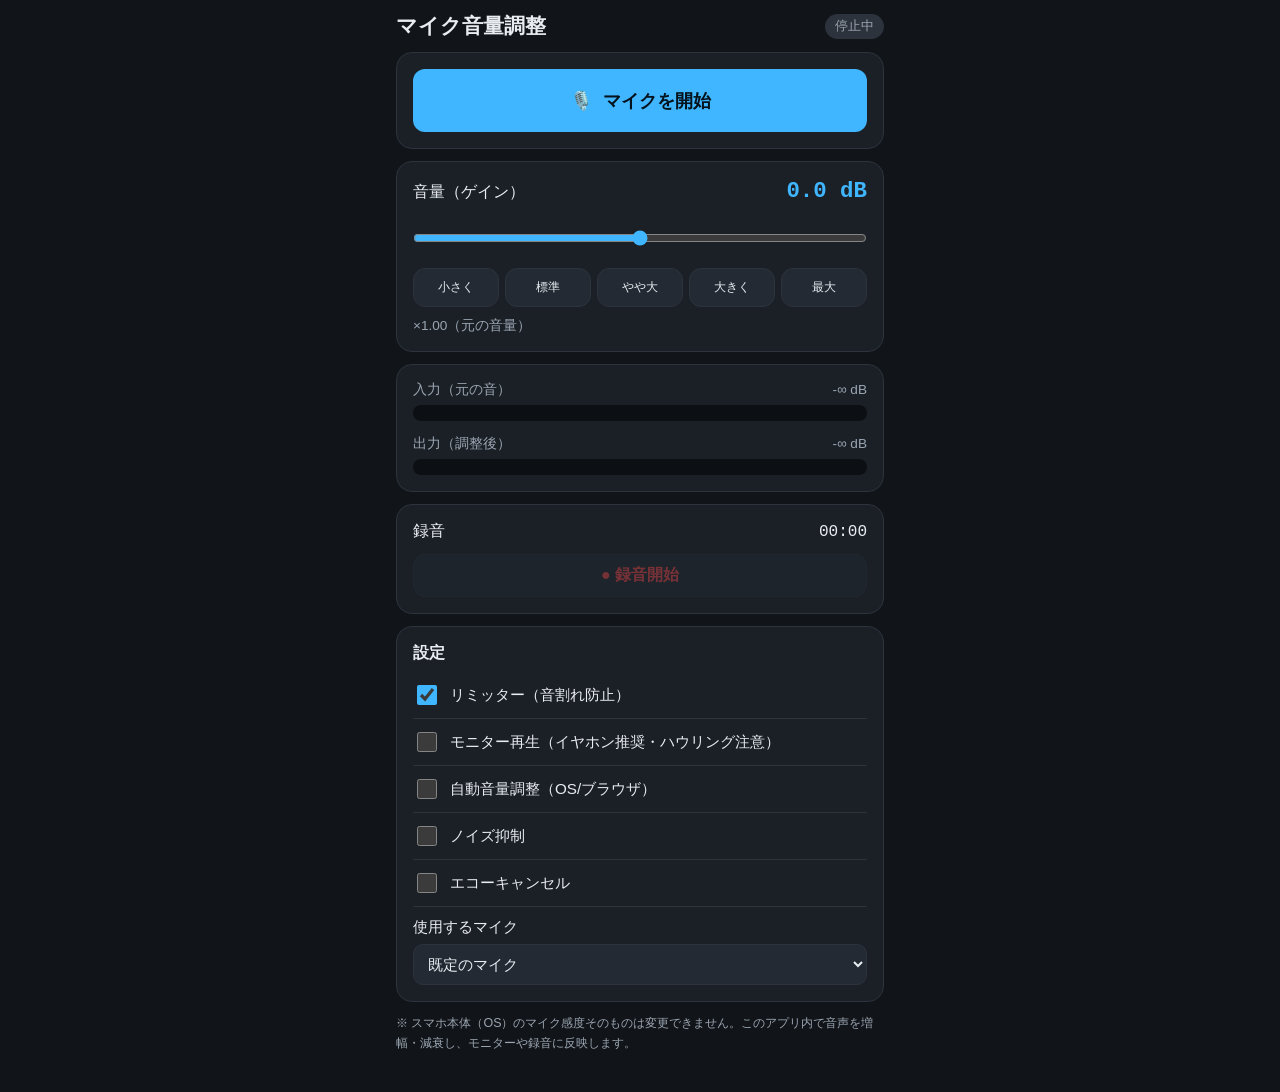
<file: index.html>
<!doctype html>
<html lang="ja">
<head>
  <meta charset="utf-8">
  <meta name="viewport" content="width=device-width, initial-scale=1, viewport-fit=cover">
  <meta name="theme-color" content="#111418">
  <meta name="apple-mobile-web-app-capable" content="yes">
  <meta name="apple-mobile-web-app-status-bar-style" content="black-translucent">
  <meta name="apple-mobile-web-app-title" content="マイク音量">
  <title>マイク音量調整</title>
  <link rel="manifest" href="manifest.webmanifest">
  <link rel="icon" href="icons/icon.svg" type="image/svg+xml">
  <link rel="apple-touch-icon" href="icons/apple-touch-icon.png">
  <link rel="stylesheet" href="style.css">
</head>
<body>
  <main class="app">
    <header class="top">
      <h1>マイク音量調整</h1>
      <span id="status" class="status">停止中</span>
    </header>

    <section class="card">
      <button id="powerBtn" class="power" type="button" aria-pressed="false">
        <span class="power-icon" aria-hidden="true">🎙️</span>
        <span id="powerLabel">マイクを開始</span>
      </button>
      <p id="error" class="error" role="alert" hidden></p>
    </section>

    <section class="card">
      <div class="row">
        <label for="gain">音量（ゲイン）</label>
        <output id="gainOut" for="gain">0.0 dB</output>
      </div>
      <input id="gain" type="range" min="-24" max="24" step="0.5" value="0">
      <div class="presets">
        <button type="button" data-gain="-12">小さく</button>
        <button type="button" data-gain="0">標準</button>
        <button type="button" data-gain="6">やや大</button>
        <button type="button" data-gain="12">大きく</button>
        <button type="button" data-gain="20">最大</button>
      </div>
      <p class="hint" id="gainHint">×1.00（元の音量）</p>
    </section>

    <section class="card">
      <div class="meter-block">
        <div class="row small"><span>入力（元の音）</span><span id="inDb">-∞ dB</span></div>
        <div class="meter"><div id="inBar" class="bar"></div><div id="inPeak" class="peak"></div></div>
      </div>
      <div class="meter-block">
        <div class="row small">
          <span>出力（調整後）<span id="clip" class="clip" hidden>CLIP</span></span>
          <span id="outDb">-∞ dB</span>
        </div>
        <div class="meter"><div id="outBar" class="bar"></div><div id="outPeak" class="peak"></div></div>
      </div>
    </section>

    <section class="card">
      <div class="row">
        <span>録音</span>
        <span id="recTime" class="mono">00:00</span>
      </div>
      <button id="recBtn" class="rec" type="button" disabled>● 録音開始</button>
      <div id="recResult" class="rec-result" hidden>
        <audio id="player" controls></audio>
        <a id="download" class="download" download>ファイルを保存</a>
      </div>
    </section>

    <section class="card">
      <h2>設定</h2>
      <label class="switch">
        <input id="limiter" type="checkbox" checked>
        <span>リミッター（音割れ防止）</span>
      </label>
      <label class="switch">
        <input id="monitor" type="checkbox">
        <span>モニター再生（イヤホン推奨・ハウリング注意）</span>
      </label>
      <label class="switch">
        <input id="agc" type="checkbox">
        <span>自動音量調整（OS/ブラウザ）</span>
      </label>
      <label class="switch">
        <input id="ns" type="checkbox">
        <span>ノイズ抑制</span>
      </label>
      <label class="switch">
        <input id="ec" type="checkbox">
        <span>エコーキャンセル</span>
      </label>
      <div class="field">
        <label for="device">使用するマイク</label>
        <select id="device"><option value="">既定のマイク</option></select>
      </div>
    </section>

    <footer class="foot">
      <p>※ スマホ本体（OS）のマイク感度そのものは変更できません。このアプリ内で音声を増幅・減衰し、モニターや録音に反映します。</p>
    </footer>
  </main>
  <script src="app.js"></script>
</body>
</html>
</file>
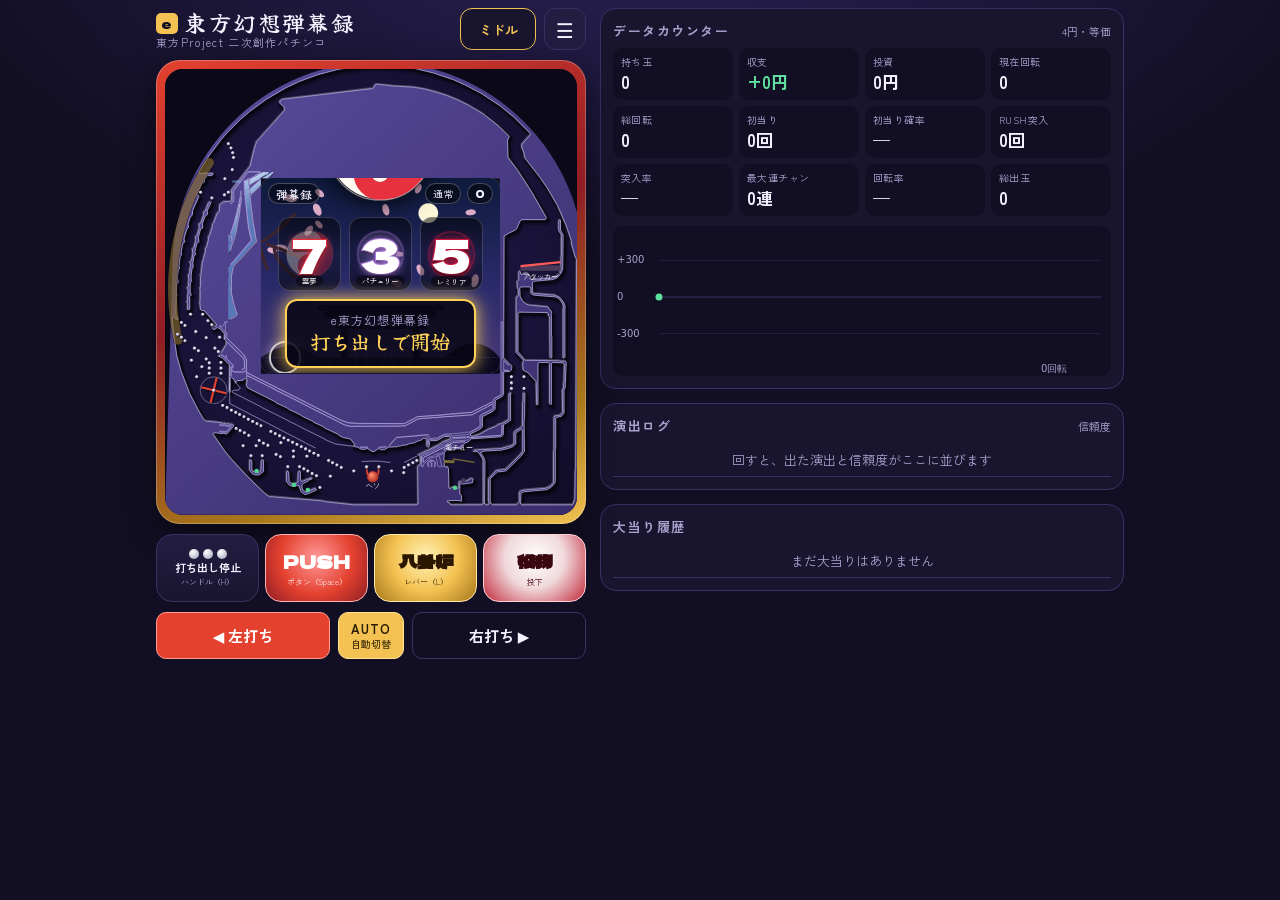
<file: app/index.html>
<!doctype html>
<html lang="ja">
<head>
  <meta charset="utf-8">
  <meta name="viewport" content="width=device-width, initial-scale=1, viewport-fit=cover">
  <meta name="theme-color" content="#120f24">
  <meta name="apple-mobile-web-app-capable" content="yes">
  <meta name="apple-mobile-web-app-status-bar-style" content="black-translucent">
  <title>幻想弾幕録</title>
  <link rel="manifest" href="manifest.json">
  <link rel="icon" href="icon.svg" type="image/svg+xml">
  <link rel="apple-touch-icon" href="icon-192.png">
  <link rel="preconnect" href="https://fonts.googleapis.com">
  <link rel="preconnect" href="https://fonts.gstatic.com" crossorigin>
  <link rel="stylesheet" href="https://fonts.googleapis.com/css2?family=Dela+Gothic+One&family=Yuji+Syuku&family=Zen+Kaku+Gothic+New:wght@400;700&display=swap">
  <link rel="stylesheet" href="style.css">
</head>
<body>
  <div id="app">
    <div class="machine">
      <header class="bar">
        <div class="brand"><span class="e">e</span>東方幻想弾幕録<small>東方Project 二次創作パチンコ</small></div>
        <button id="specBtn" class="spec-btn" type="button" aria-label="スペック切り替え">ミドル</button>
        <button id="menuBtn" class="icon-btn" type="button" aria-label="メニュー（カスタム・設定）">☰</button>
      </header>

      <div class="cabinet">
        <div class="machine-board">
          <canvas id="board" class="board" aria-label="盤面"></canvas>
          <div id="stage" class="stage" aria-label="液晶"></div>
          <div class="shot-hint" id="shotHint" hidden></div>
          <div class="toast" id="toast" role="status" hidden></div>
        </div>
      </div>

      <div class="controls">
        <button id="handleBtn" class="ctl handle" type="button" aria-pressed="false">
          <span class="glyph"><i class="ball"></i><i class="ball"></i><i class="ball"></i></span>
          <span class="lbl">打ち出し停止</span>
          <small>ハンドル（H）</small>
        </button>
        <button id="pushBtn" class="ctl push" type="button">
          <span class="glyph">PUSH</span>
          <small>ボタン（Space）</small>
        </button>
        <button id="leverBtn" class="ctl lever" type="button">
          <span class="glyph">八卦炉</span>
          <small>レバー（L）</small>
        </button>
        <button id="dropBtn" class="ctl drop" type="button" hidden>
          <span class="glyph">役物</span>
          <small>投下</small>
        </button>
        <button id="rushEndBtn" class="ctl rush-end" type="button" hidden>
          <span class="glyph">RUSH</span>
          <small>強制終了</small>
        </button>
      </div>

      <div class="stroke seg" id="shotSeg" role="group" aria-label="打ち方">
        <button type="button" id="leftShot" aria-pressed="true">◀ 左打ち</button>
        <button type="button" id="autoShotBtn" class="auto-shot" aria-pressed="true" aria-label="左打ち・右打ちを自動で切り替え">AUTO<small>自動切替</small></button>
        <button type="button" id="rightShot" aria-pressed="false">右打ち ▶</button>
      </div>
    </div>

    <div class="side">
      <section class="panel" aria-labelledby="counterTitle">
        <h2 id="counterTitle">データカウンター <small>4円・等価</small></h2>
        <div class="counter">
          <div><span>持ち玉</span><b id="cBalls">0</b></div>
          <div><span>収支</span><b id="cBalance">0円</b></div>
          <div><span>投資</span><b id="cInvest">0円</b></div>
          <div><span>現在回転</span><b id="cNow">0</b></div>
          <div><span>総回転</span><b id="cTotal">0</b></div>
          <div><span>初当り</span><b id="cHits">0回</b></div>
          <div><span>初当り確率</span><b id="cProb">—</b></div>
          <div><span>RUSH突入</span><b id="cRush">0回</b></div>
          <div><span>突入率</span><b id="cRushRate">—</b></div>
          <div><span>最大連チャン</span><b id="cMax">0連</b></div>
          <div><span>回転率</span><b id="cRate">—</b></div>
          <div><span>総出玉</span><b id="cOut">0</b></div>
        </div>
        <canvas id="graph" class="graph" aria-label="差玉グラフ"></canvas>
      </section>

      <section class="panel" id="logPanel" aria-labelledby="logTitle">
        <h2 id="logTitle">演出ログ <small>信頼度</small></h2>
        <ul class="list" id="log"></ul>
      </section>

      <section class="panel" aria-labelledby="historyTitle">
        <h2 id="historyTitle">大当り履歴</h2>
        <ul class="list" id="history"></ul>
      </section>
    </div>
  </div>

  <div class="scrim" id="menu" hidden>
    <div class="sheet" role="dialog" aria-modal="true" aria-labelledby="menuTitle">
      <div class="sheet-head">
        <h2 id="menuTitle">メニュー</h2>
        <button id="menuClose" type="button" class="icon-btn" aria-label="閉じる">✕</button>
      </div>
      <div class="tabs" id="menuTabs" role="tablist">
        <button type="button" role="tab" data-tab="custom">カスタム</button>
        <button type="button" role="tab" data-tab="settings">設定</button>
        <button type="button" role="tab" data-tab="sound">サウンド</button>
        <button type="button" role="tab" data-tab="art">素材</button>
        <button type="button" role="tab" data-tab="spec">スペック</button>
        <button type="button" role="tab" data-tab="data">データ</button>
        <button type="button" role="tab" data-tab="dev">開発者</button>
      </div>
      <div id="menuBody"></div>
    </div>
  </div>

  <div class="scrim" id="confirm" hidden>
    <div class="confirm" role="alertdialog" aria-modal="true" aria-labelledby="confirmText">
      <p id="confirmText">持ち玉・投資・履歴・グラフを消して最初からにします。よろしいですか？</p>
      <div class="row">
        <button type="button" id="confirmNo">やめる</button>
        <button type="button" id="confirmYes" class="btn-primary">リセット</button>
      </div>
    </div>
  </div>

  <script src="data.js"></script>
  <script src="engine.js"></script>
  <script src="sound.js"></script>
  <script src="assets.js"></script>
  <script src="cloud.js"></script>
  <script src="board.js"></script>
  <script src="stage.js"></script>
  <script src="app.js"></script>
</body>
</html>
</file>
<file: style.css>
:root {
  --bg: #111418;
  --card: #1b2027;
  --line: #2c333d;
  --text: #e9edf2;
  --muted: #9aa5b1;
  --accent: #3fb6ff;
  --ok: #3ddc84;
  --warn: #ffc53d;
  --danger: #ff4d4f;
  color-scheme: dark;
}

* { box-sizing: border-box; }
[hidden] { display: none !important; }

html, body {
  margin: 0;
  background: var(--bg);
  color: var(--text);
  font-family: -apple-system, BlinkMacSystemFont, "Hiragino Sans", "Noto Sans JP", "Segoe UI", sans-serif;
  -webkit-text-size-adjust: 100%;
  -webkit-tap-highlight-color: transparent;
}

.app {
  max-width: 520px;
  margin: 0 auto;
  padding: calc(12px + env(safe-area-inset-top)) 16px calc(24px + env(safe-area-inset-bottom));
}

.top {
  display: flex;
  align-items: center;
  justify-content: space-between;
  margin-bottom: 12px;
}

h1 { font-size: 1.3rem; margin: 0; white-space: nowrap; }
h2 { font-size: 1rem; margin: 0 0 8px; }

.status {
  font-size: 0.8rem;
  padding: 4px 10px;
  border-radius: 999px;
  background: var(--line);
  color: var(--muted);
  flex: none;
}
.status.is-on { background: rgba(61, 220, 132, 0.15); color: var(--ok); }
.status.is-rec { background: rgba(255, 77, 79, 0.18); color: var(--danger); }

.card {
  background: var(--card);
  border: 1px solid var(--line);
  border-radius: 16px;
  padding: 16px;
  margin-bottom: 12px;
}

.row {
  display: flex;
  align-items: baseline;
  justify-content: space-between;
  gap: 8px;
}
.row.small { font-size: 0.85rem; color: var(--muted); margin-bottom: 6px; }

output, .mono { font-variant-numeric: tabular-nums; font-family: ui-monospace, Menlo, monospace; }
output { font-size: 1.4rem; font-weight: 600; color: var(--accent); }

button {
  font: inherit;
  color: inherit;
  border: 1px solid var(--line);
  background: #232a33;
  border-radius: 12px;
  padding: 10px 12px;
  cursor: pointer;
  touch-action: manipulation;
}
button:disabled { opacity: 0.4; cursor: default; }

.power {
  width: 100%;
  font-size: 1.15rem;
  font-weight: 600;
  padding: 18px;
  display: flex;
  align-items: center;
  justify-content: center;
  gap: 10px;
  background: var(--accent);
  border-color: transparent;
  color: #04121c;
}
.power[aria-pressed="true"] { background: #2b323c; color: var(--text); border-color: var(--line); }

.error { color: var(--danger); font-size: 0.9rem; margin: 10px 0 0; line-height: 1.5; }

input[type="range"] {
  width: 100%;
  margin: 18px 0 14px;
  accent-color: var(--accent);
  height: 32px;
}

.presets { display: grid; grid-template-columns: repeat(5, 1fr); gap: 6px; }
.presets button { padding: 10px 2px; font-size: 0.78rem; }

.hint { color: var(--muted); font-size: 0.85rem; margin: 10px 0 0; }

.meter-block + .meter-block { margin-top: 14px; }
.meter {
  position: relative;
  height: 16px;
  border-radius: 8px;
  background: #0c0f13;
  overflow: hidden;
}
.bar {
  position: absolute;
  inset: 0;
  background: linear-gradient(90deg, var(--ok) 0%, var(--ok) 70%, var(--warn) 85%, var(--danger) 100%);
  clip-path: inset(0 100% 0 0);
}
.peak {
  position: absolute;
  top: 0;
  bottom: 0;
  width: 2px;
  left: 0;
  background: var(--text);
  opacity: 0;
}
.clip {
  margin-left: 6px;
  padding: 1px 6px;
  border-radius: 4px;
  background: var(--danger);
  color: #fff;
  font-size: 0.7rem;
  font-weight: 700;
}

.rec {
  width: 100%;
  margin-top: 12px;
  font-weight: 600;
  color: var(--danger);
}
.rec.active { background: var(--danger); color: #fff; border-color: transparent; }

.rec-result { margin-top: 12px; display: grid; gap: 10px; }
.rec-result audio { width: 100%; }
.download {
  display: block;
  text-align: center;
  padding: 10px;
  border-radius: 12px;
  border: 1px solid var(--accent);
  color: var(--accent);
  text-decoration: none;
}

.switch {
  display: flex;
  align-items: center;
  gap: 10px;
  padding: 10px 0;
  border-top: 1px solid var(--line);
  font-size: 0.95rem;
}
.switch:first-of-type { border-top: 0; }
.switch input { width: 20px; height: 20px; accent-color: var(--accent); flex: none; }

.field { display: grid; gap: 6px; padding-top: 10px; border-top: 1px solid var(--line); font-size: 0.95rem; }
select {
  font: inherit;
  color: var(--text);
  background: #232a33;
  border: 1px solid var(--line);
  border-radius: 10px;
  padding: 10px;
}

.foot { color: var(--muted); font-size: 0.78rem; line-height: 1.6; }
</file>
<file: app/style.css>
/* 幻想郷の夜をまとった筐体。左に台、右（スマホでは下）にデータカウンター。 */
:root {
  --night: #120f24;
  --night-2: #1c1738;
  --panel: #19152f;
  --panel-2: #231d42;
  --line: #3a3163;
  --ink: #f5f1ff;
  --muted: #a99fcb;
  --shu: #e4412f;
  --shu-deep: #8f1d24;
  --gold: #f3c252;
  --gold-deep: #a8781c;
  --sakura: #f7a8c8;
  --ice: #7fd6f6;
  --plus: #5fe0a0;
  --minus: #ff5d6c;

  --c-white: #ffffff;
  --c-blue: #59a9ff;
  --c-green: #4fd88f;
  --c-purple: #bb80ff;
  --c-red: #ff3b52;
  --c-gold: #ffd257;

  --font-display: "Yuji Syuku", "Hiragino Mincho ProN", "Yu Mincho", serif;
  --font-ui: "Zen Kaku Gothic New", "Hiragino Sans", "Noto Sans JP", system-ui, sans-serif;
  --font-num: "Dela Gothic One", "Zen Kaku Gothic New", "Hiragino Sans", sans-serif;

  color-scheme: dark;
}

* { box-sizing: border-box; }
[hidden] { display: none !important; }

html, body { height: 100%; }

body {
  margin: 0;
  background:
    radial-gradient(1200px 600px at 50% -10%, #2b2156 0%, transparent 60%),
    var(--night);
  color: var(--ink);
  font-family: var(--font-ui);
  font-size: 14px;
  -webkit-tap-highlight-color: transparent;
}

button, select, input { font: inherit; color: inherit; }

button {
  cursor: pointer;
  border: 1px solid var(--line);
  background: var(--panel-2);
  border-radius: 10px;
  padding: 8px 12px;
  touch-action: manipulation;
}
button:focus-visible, select:focus-visible, input:focus-visible { outline: 2px solid var(--gold); outline-offset: 2px; }

#app {
  max-width: 1000px;
  margin: 0 auto;
  padding-inline: 16px;
  padding-block: 8px 32px;
  display: grid;
  grid-template-columns: minmax(0, 1fr);
  gap: 14px;
}

@media (min-width: 900px) {
  #app { grid-template-columns: minmax(0, 470px) minmax(0, 1fr); align-items: start; }
  .machine { position: sticky; top: calc(env(safe-area-inset-top, 0px) + 8px); }
}

.machine { display: grid; gap: 10px; min-width: 0; }
.side { display: grid; gap: 14px; min-width: 0; }

/* ---------- ヘッダー ---------- */

.bar { display: flex; align-items: center; justify-content: space-between; gap: 8px; }
.brand { font-family: var(--font-display); font-size: 23px; letter-spacing: 0.06em; line-height: 1.1; }
.brand .e {
  font-family: var(--font-num);
  font-size: 13px;
  color: var(--night);
  background: var(--gold);
  border-radius: 5px;
  padding: 1px 5px;
  margin-right: 6px;
  vertical-align: 3px;
}
.brand small { display: block; font-family: var(--font-ui); font-size: 11px; letter-spacing: 0.12em; color: var(--muted); }
.icon-btn { width: 42px; height: 42px; padding: 0; font-size: 20px; border-radius: 12px; }

/* ---------- 筐体とステージ ---------- */

.cabinet {
  border-radius: 24px;
  padding: 9px;
  background:
    linear-gradient(160deg, var(--shu) 0%, var(--shu-deep) 45%, var(--gold-deep) 80%, var(--gold) 100%);
  box-shadow: 0 10px 30px rgba(0, 0, 0, 0.5), inset 0 0 0 1px rgba(255, 255, 255, 0.25);
}

.stage {
  position: relative;
  aspect-ratio: 3 / 4;
  max-width: 100%;
  border-radius: 16px;
  overflow: hidden;
  isolation: isolate;
  background: var(--night-2);
  box-shadow: inset 0 0 0 2px rgba(243, 194, 82, 0.6);
  user-select: none;
  -webkit-user-select: none;
}
.stage > * { position: absolute; }

/* 背景 */
.bg { inset: 0; z-index: 0; transition: opacity 0.6s; }
.bg svg { position: absolute; inset: auto 0 0 0; width: 100%; height: auto; }
.bg.shrine { background: radial-gradient(circle at 70% 18%, #fdf6d8 0 4%, transparent 4.5%), linear-gradient(#0e1a3c 0%, #2a2a6a 55%, #4b3a7a 100%); }
.bg.koumakan { background: radial-gradient(circle at 72% 20%, #ff6a6a 0 9%, #c4142c 9.5% 11%, transparent 11.5%), linear-gradient(#2a0610 0%, #6b0d1f 55%, #a3203a 100%); }
.bg.meikai { background: radial-gradient(circle at 30% 22%, #fff 0 5%, transparent 5.5%), linear-gradient(#3a2d5c 0%, #7d6aa8 55%, #e6b3d6 100%); }
.bg.rush { background: conic-gradient(from 0deg at 50% 45%, #3b0b4f, #0d2d5c, #0b4a4a, #4a3b0b, #4f0b2a, #3b0b4f); animation: spinbg 14s linear infinite; }
.bg.bonus { background: radial-gradient(circle at 50% 40%, #fff3c4 0%, #f3c252 25%, #a8521c 60%, #2a0d10 100%); }
@keyframes spinbg { to { filter: hue-rotate(360deg); } }

.fx { inset: 0; width: 100%; height: 100%; z-index: 1; pointer-events: none; }

/* 桜役物（西行妖） */
.sakura-yaku { left: -6%; top: 12%; width: 34%; z-index: 2; pointer-events: none; transform-origin: 0 50%; transition: transform 0.5s, filter 0.5s; }
.sakura-yaku .blossom { transform-box: fill-box; transform-origin: center; transform: scale(0.35); transition: transform 0.6s cubic-bezier(0.2, 1.6, 0.4, 1); }
.sakura-yaku.bloom { filter: drop-shadow(0 0 12px var(--sakura)); }
.sakura-yaku.bloom .blossom { transform: scale(1); }

/* 陰陽玉役物 */
.yinyang {
  left: 50%;
  top: 0;
  width: 46%;
  z-index: 6;
  transform: translate(-50%, -78%);
  pointer-events: none;
  filter: drop-shadow(0 6px 10px rgba(0, 0, 0, 0.6));
}
.yinyang svg { width: 100%; height: auto; display: block; }
.yinyang.lamp svg { filter: drop-shadow(0 0 14px #ff5a5a) drop-shadow(0 0 24px #ffd257); animation: lamp 0.35s ease-in-out infinite alternate; }
@keyframes lamp { to { filter: drop-shadow(0 0 4px #ff5a5a); } }
.yinyang.drop { animation: drop 1.05s cubic-bezier(0.3, 0, 0.3, 1) both; }
.yinyang.drop-weak { animation: dropWeak 0.9s cubic-bezier(0.3, 0, 0.3, 1) both; }
.yinyang.drop-early { animation-duration: 0.7s; }
@keyframes drop {
  0% { transform: translate(-50%, -78%) rotate(0deg); }
  28% { transform: translate(-50%, 34%) rotate(200deg); }
  36% { transform: translate(-50%, 24%) rotate(220deg); }
  44% { transform: translate(-50%, 34%) rotate(230deg); }
  78% { transform: translate(-50%, 34%) rotate(240deg); }
  100% { transform: translate(-50%, -78%) rotate(360deg); }
}
@keyframes dropWeak {
  0% { transform: translate(-50%, -78%); }
  35% { transform: translate(-50%, -38%) rotate(40deg); }
  60% { transform: translate(-50%, -44%) rotate(30deg); }
  100% { transform: translate(-50%, -78%); }
}

.logo {
  left: 3%;
  top: 2.5%;
  z-index: 7;
  font-family: var(--font-display);
  font-size: 15px;
  padding: 2px 9px;
  border-radius: 999px;
  background: rgba(0, 0, 0, 0.45);
  border: 1px solid rgba(255, 255, 255, 0.25);
}
.logo.flash-white { animation: logoFlash 0.5s 2; --lf: #ffffff; }
.logo.flash-red { animation: logoFlash 0.5s 3; --lf: var(--c-red); }
@keyframes logoFlash { 50% { background: var(--lf); color: #000; box-shadow: 0 0 18px var(--lf); } }

.status {
  right: 3%;
  top: 2.5%;
  z-index: 7;
  display: flex;
  gap: 6px;
  align-items: center;
  font-size: 12px;
}
.chip {
  padding: 3px 9px;
  border-radius: 999px;
  background: rgba(0, 0, 0, 0.5);
  border: 1px solid rgba(255, 255, 255, 0.25);
  font-variant-numeric: tabular-nums;
}
.chip.rush { background: linear-gradient(90deg, var(--shu), #b0178c); border-color: #ffd0e0; font-weight: 700; }
.chip.st { font-family: var(--font-num); }

/* リール */
.reels {
  left: 7%;
  right: 7%;
  top: 20%;
  height: 38%;
  z-index: 3;
  display: grid;
  grid-template-columns: repeat(3, 1fr);
  gap: 4%;
  transition: filter 0.4s, opacity 0.4s;
}
.reels.dim { filter: brightness(0.45) saturate(0.6); }
.reel {
  position: relative;
  overflow: hidden;
  border-radius: 12px;
  background: linear-gradient(rgba(0, 0, 0, 0.55), rgba(0, 0, 0, 0.25) 50%, rgba(0, 0, 0, 0.55));
  box-shadow: inset 0 0 0 1px rgba(255, 255, 255, 0.18);
}
.strip { position: absolute; left: 0; right: 0; top: 0; will-change: transform; }
.cell {
  height: var(--cell-h, 100px);
  display: grid;
  place-items: center;
  position: relative;
}
.cell .num {
  position: relative;
  z-index: 1;
  font-family: var(--font-num);
  font-size: calc(var(--cell-h, 100px) * 0.62);
  line-height: 1;
  color: #fff;
  -webkit-text-stroke: 2px var(--cc, #e8313f);
  paint-order: stroke fill;
  text-shadow: 0 0 10px var(--cc, #e8313f), 0 3px 0 rgba(0, 0, 0, 0.6);
}
.crest { display: block; }
.crest svg, .big-crest svg { display: block; width: 100%; height: auto; }
.cell .crest { position: absolute; width: 78%; opacity: 0.32; }
.cell .name {
  position: absolute;
  bottom: 6%;
  z-index: 1;
  font-size: calc(var(--cell-h, 100px) * 0.1);
  letter-spacing: 0.04em;
  white-space: nowrap;
  padding: 0 6px;
  border-radius: 99px;
  background: rgba(10, 8, 22, 0.72);
  color: rgba(255, 255, 255, 0.92);
}
.cell.charge .num { font-size: calc(var(--cell-h, 100px) * 0.24); -webkit-text-stroke: 1px var(--gold); text-shadow: 0 0 12px var(--gold); }
.cell.next .num { font-size: calc(var(--cell-h, 100px) * 0.34); -webkit-text-stroke: 1px var(--c-purple); }

.reel.spinning .strip { animation: roll var(--roll, 0.32s) linear infinite; filter: blur(1.5px); }
.reel.slow .strip { --roll: 0.9s; }
@keyframes roll { from { transform: translateY(0); } to { transform: translateY(-33.3333%); } }
.reel.tenpai { box-shadow: inset 0 0 0 2px var(--c-red), 0 0 16px var(--c-red); }
.reel.hit { box-shadow: inset 0 0 0 2px var(--c-gold), 0 0 22px var(--c-gold); animation: hitBounce 0.5s ease-out 3; }
@keyframes hitBounce { 50% { transform: translateY(-6%); } }
.reel.shake { animation: shake 0.12s linear infinite; }
@keyframes shake { 25% { transform: translateX(-3px); } 75% { transform: translateX(3px); } }

/* 保留 */
.holds {
  left: 4%;
  right: 4%;
  bottom: 3%;
  height: 10%;
  z-index: 4;
  display: flex;
  align-items: center;
  gap: 3%;
}
.hold {
  position: relative;
  width: 9%;
  aspect-ratio: 1;
  border-radius: 50%;
  background: radial-gradient(circle at 35% 30%, #fff, #c9c4da 60%, #8d86a6);
  box-shadow: 0 0 0 1px rgba(0, 0, 0, 0.4);
  transition: transform 0.3s;
}
.hold.empty { background: transparent; box-shadow: inset 0 0 0 1px rgba(255, 255, 255, 0.18); }
.hold.active { width: 13%; margin-right: 3%; box-shadow: 0 0 0 2px rgba(255, 255, 255, 0.7), 0 0 12px rgba(255, 255, 255, 0.5); }
.hold.c-blue { background: radial-gradient(circle at 35% 30%, #d9ecff, var(--c-blue) 55%, #1d4f9a); }
.hold.c-green { background: radial-gradient(circle at 35% 30%, #dcffe9, var(--c-green) 55%, #17733f); }
.hold.c-purple { background: radial-gradient(circle at 35% 30%, #f1e2ff, var(--c-purple) 55%, #5b2a99); }
.hold.c-red { background: radial-gradient(circle at 35% 30%, #ffdadf, var(--c-red) 55%, #8d0f20); }
.hold.c-gold { background: radial-gradient(circle at 35% 30%, #fff6d1, var(--c-gold) 55%, #9a6a10); box-shadow: 0 0 10px var(--c-gold); }
.hold.c-rainbow { background: conic-gradient(#ff4d6d, #ffb84d, #f9f871, #4dff9a, #4dc7ff, #9d6bff, #ff4d6d); animation: spin 1.2s linear infinite; box-shadow: 0 0 12px #fff; }
.hold.c-blink { animation: blink 0.4s steps(2) infinite; }
.hold.c-seal::after {
  content: "";
  position: absolute;
  left: 30%;
  top: -12%;
  width: 40%;
  height: 124%;
  border-radius: 2px;
  background: repeating-linear-gradient(#f6eed2 0 20%, #c4142c 20% 24%, #f6eed2 24% 100%);
  box-shadow: 0 0 6px rgba(0, 0, 0, 0.6);
}
.hold.pop { animation: pop 0.45s ease-out; }
@keyframes pop { 40% { transform: scale(1.45); } }
@keyframes spin { to { transform: rotate(360deg); } }
@keyframes blink { 50% { filter: brightness(2) saturate(0); } }
.holds.rush .hold:not(.empty):not([class*="c-"]) { background: radial-gradient(circle at 35% 30%, #fff, #ffc0d6 55%, #b0306a); }

.right-shoot {
  right: 3%;
  top: 11%;
  z-index: 7;
  font-family: var(--font-num);
  font-size: 12px;
  color: var(--gold);
  letter-spacing: 0.08em;
  animation: arrow 0.8s ease-in-out infinite;
}
@keyframes arrow { 50% { transform: translateX(4px); } }

/* 演出レイヤー */
.layer { inset: 0; z-index: 5; pointer-events: none; }
.layer > * { position: absolute; }

.card {
  left: 7%;
  right: 7%;
  top: 30%;
  padding: 10px 12px 12px;
  border-radius: 12px;
  background: rgba(10, 8, 22, 0.86);
  border: 2px solid var(--tone, #fff);
  box-shadow: 0 0 18px var(--tone, #fff);
  text-align: center;
  animation: cardIn 0.28s cubic-bezier(0.2, 1.3, 0.4, 1) both;
}
.card .t { font-size: 12px; letter-spacing: 0.1em; color: var(--muted); }
.card .m { font-family: var(--font-display); font-size: clamp(15px, 8.5cqw, 26px); line-height: 1.3; color: var(--tone, #fff); text-wrap: balance; }
.card .crest { width: 42px; margin: 0 auto 4px; display: block; }
@keyframes cardIn { from { transform: scale(0.6) rotate(-3deg); opacity: 0; } }

.tone-white { --tone: var(--c-white); }
.tone-blue { --tone: var(--c-blue); }
.tone-green { --tone: var(--c-green); }
.tone-purple { --tone: var(--c-purple); }
.tone-red { --tone: var(--c-red); }
.tone-gold { --tone: var(--c-gold); }
.tone-rainbow { --tone: #ff7ad9; }
.tone-rainbow .m, .rainbow-text {
  background: linear-gradient(90deg, #ff4d6d, #ffb84d, #f9f871, #4dff9a, #4dc7ff, #9d6bff, #ff4d6d);
  background-size: 200% 100%;
  -webkit-background-clip: text;
  background-clip: text;
  color: transparent;
  animation: rainbow 1.2s linear infinite;
}
@keyframes rainbow { to { background-position: 200% 0; } }

.reach-title {
  left: 0;
  right: 0;
  top: 7%;
  padding: 8px 10px;
  text-align: center;
  background: linear-gradient(90deg, transparent, rgba(0, 0, 0, 0.7) 20% 80%, transparent);
  animation: titleIn 0.45s cubic-bezier(0.2, 1.4, 0.4, 1) both;
}
.reach-title .k { font-size: 12px; letter-spacing: 0.3em; color: var(--muted); }
.reach-title .m { font-family: var(--font-display); font-size: clamp(15px, 9cqw, 30px); line-height: 1.2; color: var(--tone, #fff); text-shadow: 0 0 14px var(--tone, #fff); text-wrap: balance; }
@keyframes titleIn { from { transform: scaleX(1.8); opacity: 0; letter-spacing: 0.5em; } }

.big-crest { left: 50%; top: 50%; width: 70%; transform: translate(-50%, -50%); opacity: 0.18; animation: crestIn 0.6s ease-out both; }
@keyframes crestIn { from { transform: translate(-50%, -50%) scale(1.6) rotate(-20deg); opacity: 0; } }

.cutin {
  left: -4%;
  right: -4%;
  top: 60%;
  height: 20%;
  display: flex;
  align-items: center;
  gap: 10px;
  padding-inline: 10%;
  transform: skewY(-7deg);
  background: linear-gradient(90deg, rgba(0, 0, 0, 0.9), var(--tone, #fff) 18%, rgba(0, 0, 0, 0.9) 22%, rgba(0, 0, 0, 0.9) 78%, var(--tone, #fff) 82%, rgba(0, 0, 0, 0.9));
  border-top: 2px solid var(--tone, #fff);
  border-bottom: 2px solid var(--tone, #fff);
  animation: cutin 1.25s cubic-bezier(0.2, 0.9, 0.3, 1) both;
}
.cutin .crest { width: 16%; flex: none; }
.cutin .m { font-family: var(--font-display); font-size: clamp(12px, 6.5cqw, 22px); color: var(--tone, #fff); text-shadow: 0 0 10px var(--tone, #fff); min-width: 0; }
@keyframes cutin {
  0% { transform: skewY(-7deg) translateX(110%); }
  18%, 82% { transform: skewY(-7deg) translateX(0); }
  100% { transform: skewY(-7deg) translateX(-110%); }
}

.telop {
  left: 4%;
  right: 4%;
  bottom: 16%;
  z-index: 6;
  padding: 6px 10px;
  text-align: center;
  font-family: var(--font-display);
  font-size: clamp(12px, 6cqw, 20px);
  color: var(--tone, #fff);
  background: linear-gradient(90deg, transparent, rgba(0, 0, 0, 0.72) 15% 85%, transparent);
  border-block: 1px solid var(--tone, rgba(255, 255, 255, 0.4));
  animation: telopIn 0.3s ease-out both;
}
@keyframes telopIn { from { clip-path: inset(0 50% 0 50%); } to { clip-path: inset(0 0 0 0); } }

.notice {
  inset: 0;
  display: grid;
  place-items: center;
  text-align: center;
  font-family: var(--font-display);
  font-size: clamp(24px, 14cqw, 50px);
  color: var(--tone, var(--c-gold));
  text-shadow: 0 0 16px var(--tone, var(--c-gold)), 0 0 40px var(--tone, var(--c-gold));
  animation: noticeIn 0.5s cubic-bezier(0.2, 1.5, 0.4, 1) both;
}
@keyframes noticeIn { from { transform: scale(3); opacity: 0; } }

.su { left: 6%; right: 6%; top: 24%; display: grid; gap: 6px; }
.su .step {
  padding: 6px 10px;
  border-radius: 8px;
  background: rgba(0, 0, 0, 0.75);
  border: 1px solid var(--tone, #fff);
  font-family: var(--font-display);
  font-size: clamp(12px, 6cqw, 18px);
  color: var(--tone, #fff);
  display: flex;
  align-items: center;
  gap: 8px;
  animation: stepIn 0.25s ease-out both;
}
.su .step .crest { width: 26px; flex: none; }
@keyframes stepIn { from { transform: translateX(-30%); opacity: 0; } }

.clock-fx {
  left: 50%;
  top: 40%;
  width: 72%;
  aspect-ratio: 1;
  transform: translate(-50%, -50%);
  border-radius: 50%;
  border: 3px solid var(--tone, #fff);
  box-shadow: 0 0 24px var(--tone, #fff), inset 0 0 24px var(--tone, #fff);
  animation: clockIn 1.4s ease-out both;
}
.clock-fx::before, .clock-fx::after {
  content: "";
  position: absolute;
  left: 50%;
  bottom: 50%;
  width: 3px;
  background: var(--tone, #fff);
  transform-origin: 50% 100%;
}
.clock-fx::before { height: 38%; animation: hand 1.4s linear both; }
.clock-fx::after { height: 26%; transform: rotate(90deg); }
@keyframes clockIn { from { transform: translate(-50%, -50%) scale(0.2); opacity: 0; } 30% { opacity: 1; } }
@keyframes hand { from { transform: rotate(0deg); } to { transform: rotate(-300deg); } }

.stage.mono .bg, .stage.mono .fx, .stage.mono .reels { filter: grayscale(1) contrast(1.2); }
.stage.freeze .fx, .stage.freeze .reels { filter: saturate(0.2) hue-rotate(180deg) brightness(0.8); }

.laser {
  left: -5%;
  right: -5%;
  height: 2.2%;
  border-radius: 99px;
  background: linear-gradient(90deg, transparent, #fff 20% 80%, transparent);
  box-shadow: 0 0 12px var(--c-red), 0 0 24px var(--c-red);
  animation: laser 0.6s ease-out both;
}
@keyframes laser { from { transform: scaleX(0); } 60% { transform: scaleX(1); } to { opacity: 0; } }

.sukima {
  left: 8%;
  right: 8%;
  top: 34%;
  height: 22%;
  border-radius: 50%;
  background: radial-gradient(ellipse at center, #0b0414 40%, #3b1260 70%, transparent 72%);
  box-shadow: 0 0 24px #9a5ef0;
  animation: sukimaOpen 1.3s ease-out both;
  overflow: hidden;
}
.sukima::before {
  content: "";
  position: absolute;
  inset: 0;
  background:
    radial-gradient(circle at 22% 45%, #fff 0 2%, #c22 2.5% 4%, transparent 4.5%),
    radial-gradient(circle at 48% 60%, #fff 0 2%, #c22 2.5% 4%, transparent 4.5%),
    radial-gradient(circle at 70% 40%, #fff 0 2%, #c22 2.5% 4%, transparent 4.5%),
    radial-gradient(circle at 85% 62%, #fff 0 1.6%, #c22 2% 3.4%, transparent 3.8%);
}
.sukima .ribbon { position: absolute; top: -10%; width: 8%; height: 30%; background: #e04a8a; border-radius: 2px; }
@keyframes sukimaOpen { from { transform: scaleY(0); } 40% { transform: scaleY(1); } 85% { transform: scaleY(1); } to { transform: scaleY(0.04); opacity: 0; } }

.roulette {
  left: 18%;
  right: 18%;
  top: 30%;
  padding: 8px;
  border-radius: 14px;
  text-align: center;
  background: rgba(8, 30, 54, 0.9);
  border: 2px solid var(--ice);
  box-shadow: 0 0 22px var(--ice);
}
.roulette .t { font-size: 12px; color: var(--ice); letter-spacing: 0.1em; }
.roulette .m { font-family: var(--font-num); font-size: 44px; color: #fff; text-shadow: 0 0 14px var(--ice); }

.word {
  inset: 0;
  display: flex;
  align-items: center;
  justify-content: center;
  gap: 4px;
  font-family: var(--font-display);
  font-size: clamp(30px, 19cqw, 66px);
  color: var(--tone, #fff);
  text-shadow: 0 0 18px var(--tone, #fff);
}
.word span { animation: wordIn 0.35s cubic-bezier(0.2, 1.5, 0.4, 1) both; }
@keyframes wordIn { from { transform: translateY(-80%) scale(2); opacity: 0; } }

.flash { inset: 0; z-index: 9; background: #fff; opacity: 0; pointer-events: none; }
.flash.go { animation: flash 0.55s ease-out; }
.flash.red.go { background: var(--c-red); }
.flash.gold.go { background: var(--c-gold); }
@keyframes flash { 0% { opacity: 0.95; } 100% { opacity: 0; } }

.stage.quake { animation: quake 0.08s linear 8; }
@keyframes quake { 25% { transform: translate(3px, -2px); } 75% { transform: translate(-3px, 2px); } }

.edge { inset: 0; z-index: 8; pointer-events: none; box-shadow: inset 0 0 0 4px var(--tone, #fff), inset 0 0 40px var(--tone, #fff); animation: edge 0.25s ease-in-out 4 alternate; }
@keyframes edge { from { opacity: 0.2; } }

/* デバイス（PUSH・八卦炉レバー） */
.prompt { inset: 0; z-index: 8; display: grid; place-items: center; pointer-events: auto; cursor: pointer; }
.prompt .orb {
  width: 40%;
  aspect-ratio: 1;
  display: grid;
  place-items: center;
  font-family: var(--font-num);
  font-size: clamp(14px, 7.5cqw, 26px);
  color: #fff;
  text-shadow: 0 2px 0 rgba(0, 0, 0, 0.5);
  border-radius: 50%;
  background: radial-gradient(circle at 35% 30%, #fff 0%, #ff8a8a 25%, var(--shu) 60%, var(--shu-deep) 100%);
  box-shadow: 0 0 0 4px #fff, 0 0 30px var(--shu);
  animation: pulse 0.5s ease-in-out infinite alternate;
}
.prompt .orb.lever {
  border-radius: 0;
  clip-path: polygon(30% 0, 70% 0, 100% 30%, 100% 70%, 70% 100%, 30% 100%, 0 70%, 0 30%);
  background: radial-gradient(circle at 50% 50%, #fff6c8 0%, var(--gold) 45%, var(--gold-deep) 100%);
  color: #3a1d00;
  text-shadow: none;
  font-size: clamp(12px, 5.6cqw, 20px);
}
.prompt .orb small { display: block; font-family: var(--font-ui); font-size: 11px; font-weight: 700; }
.prompt .count { position: absolute; bottom: 20%; font-family: var(--font-num); font-size: 26px; color: var(--gold); }
@keyframes pulse { to { transform: scale(1.08); } }

/* BONUS・RUSH画面 */
.bonus-screen {
  inset: 0;
  z-index: 6;
  display: grid;
  place-content: center;
  justify-items: center;
  gap: 6px;
  text-align: center;
  background: radial-gradient(circle at 50% 42%, rgba(70, 40, 10, 0.92), rgba(20, 8, 10, 0.95) 70%);
}
.bonus-screen .t { font-family: var(--font-display); font-size: clamp(20px, 11cqw, 38px); color: var(--c-gold); text-shadow: 0 0 18px var(--c-gold); }
.bonus-screen .sub { font-family: var(--font-num); font-size: 18px; letter-spacing: 0.1em; }
.bonus-screen .round { font-family: var(--font-num); font-size: 15px; color: var(--muted); font-variant-numeric: tabular-nums; }
.bonus-screen .pay { font-family: var(--font-num); font-size: clamp(22px, 12cqw, 40px); font-variant-numeric: tabular-nums; }
.bonus-screen .ura { width: 64px; height: 18px; border-radius: 99px; background: var(--tone, #fff); box-shadow: 0 0 14px var(--tone, #fff); }
.bonus-screen .hint { font-size: 11px; color: var(--muted); }
.countdown { font-family: var(--font-num); font-size: clamp(44px, 26cqw, 90px); color: #fff; text-shadow: 0 0 22px var(--c-red); font-variant-numeric: tabular-nums; }

/* ---------- 操作部 ---------- */

.controls { display: grid; grid-template-columns: 1.25fr 1fr 1fr; gap: 10px; }
.ctl {
  height: 68px;
  border-radius: 16px;
  display: grid;
  place-items: center;
  align-content: center;
  gap: 2px;
  border: 1px solid var(--line);
  background: linear-gradient(var(--panel-2), var(--panel));
  font-weight: 700;
}
.ctl small { font-size: 10px; font-weight: 400; color: var(--muted); letter-spacing: 0.06em; }
.ctl .glyph { font-family: var(--font-num); font-size: 18px; }
.ctl.handle.on { border-color: var(--gold); box-shadow: 0 0 0 1px var(--gold), 0 0 16px rgba(243, 194, 82, 0.35); }
.ctl.handle .glyph { display: inline-flex; gap: 4px; align-items: center; }
.ctl.handle .ball { width: 10px; height: 10px; border-radius: 50%; background: radial-gradient(circle at 35% 30%, #fff, #9aa0b5); }
.ctl.handle.on .ball { animation: ball 0.6s linear infinite; }
@keyframes ball { 50% { transform: translateY(-5px); } }
.ctl.push { background: radial-gradient(circle at 50% 35%, #ff9a9a, var(--shu) 55%, var(--shu-deep)); border-color: #ffb3b3; color: #fff; }
.ctl.push .glyph { font-size: 20px; }
.ctl.push small { color: rgba(255, 255, 255, 0.85); }
.ctl.lever { background: radial-gradient(circle at 50% 35%, #fff2b8, var(--gold) 50%, var(--gold-deep)); border-color: #ffe9a6; color: #2b1600; }
.ctl.lever small { color: #5a3a08; }
.ctl.armed { animation: armed 0.45s ease-in-out infinite alternate; }
@keyframes armed { to { box-shadow: 0 0 0 3px #fff, 0 0 22px #fff; } }
.ctl.buru { animation: buru 0.06s linear 12; }
@keyframes buru { 25% { transform: translate(-2px, 1px); } 75% { transform: translate(2px, -1px); } }

/* ---------- データカウンター ---------- */

.panel { background: var(--panel); border: 1px solid var(--line); border-radius: 16px; padding: 12px; min-width: 0; }
.panel h2 { margin: 0 0 8px; font-size: 13px; letter-spacing: 0.12em; color: var(--muted); font-weight: 700; display: flex; justify-content: space-between; align-items: baseline; gap: 8px; }
.panel h2 small { font-weight: 400; letter-spacing: 0; }

.counter { display: grid; grid-template-columns: repeat(3, minmax(0, 1fr)); gap: 6px; }
@media (min-width: 520px) and (max-width: 899px), (min-width: 1100px) { .counter { grid-template-columns: repeat(4, minmax(0, 1fr)); } }
.counter > div { background: var(--night); border-radius: 10px; padding: 6px 8px; min-width: 0; }
.counter span { display: block; font-size: 10px; color: var(--muted); letter-spacing: 0.04em; }
.counter b { display: block; font-weight: 700; font-size: 17px; font-variant-numeric: tabular-nums; white-space: nowrap; overflow: hidden; text-overflow: ellipsis; }
.plus { color: var(--plus); }
.minus { color: var(--minus); }

.graph { width: 100%; height: 150px; display: block; margin-top: 10px; border-radius: 10px; background: var(--night); }

.list { list-style: none; margin: 0; padding: 0; max-height: 260px; overflow-y: auto; }
.list li { display: flex; justify-content: space-between; gap: 10px; padding: 7px 2px; border-bottom: 1px solid var(--line); font-size: 13px; font-variant-numeric: tabular-nums; }
.list li .l { min-width: 0; }
.list li .r { flex: none; color: var(--muted); text-align: right; }
.list .tag { font-weight: 700; }
.list .tag.rush { color: var(--sakura); }
.list .tag.bonus { color: var(--gold); }
.list .tag.end { color: var(--muted); }
.list .empty { color: var(--muted); justify-content: center; }
.rel { font-weight: 700; font-size: 13px; }
.rel.r0 { color: var(--muted); }
.rel.r1 { color: var(--c-blue); }
.rel.r2 { color: var(--c-green); }
.rel.r3 { color: var(--c-red); }
.rel.r4 { color: var(--c-gold); }

/* ---------- メニュー ---------- */

.scrim { position: fixed; inset: 0; z-index: 50; background: rgba(5, 3, 12, 0.6); display: grid; align-items: end; justify-items: center; }
.sheet {
  width: min(560px, 100%);
  max-height: 86%;
  overflow-y: auto;
  background: var(--panel);
  border: 1px solid var(--line);
  border-radius: 20px 20px 0 0;
  padding: 14px 16px calc(env(safe-area-inset-bottom, 0px) + 18px);
}
@media (min-width: 700px) { .scrim { align-items: center; } .sheet { border-radius: 20px; } }
.sheet-head { display: flex; justify-content: space-between; align-items: center; gap: 8px; margin-bottom: 10px; }
.sheet-head h2 { margin: 0; font-family: var(--font-display); font-size: 22px; font-weight: 400; }
.tabs { display: grid; grid-template-columns: repeat(4, minmax(0, 1fr)); gap: 4px; margin-bottom: 12px; background: var(--night); padding: 4px; border-radius: 12px; }
.tabs button { border: 0; background: transparent; padding: 8px 2px; font-size: 12px; }
.tabs button[aria-selected="true"] { background: var(--panel-2); color: var(--gold); font-weight: 700; }
.field { display: grid; gap: 6px; padding: 10px 0; border-bottom: 1px solid var(--line); }
.field:last-child { border-bottom: 0; }
.field .label { font-weight: 700; display: flex; justify-content: space-between; gap: 8px; }
.field .desc { font-size: 12px; color: var(--muted); line-height: 1.6; }
.seg { display: flex; flex-wrap: wrap; gap: 4px; }
.seg button { flex: 1 1 auto; min-width: 56px; padding: 8px 6px; font-size: 13px; background: var(--night); }
.seg button[aria-pressed="true"] { background: var(--shu); border-color: #ff9a8f; color: #fff; font-weight: 700; }
.range { width: 100%; accent-color: var(--shu); }
.spec { width: 100%; border-collapse: collapse; font-size: 13px; }
.spec th, .spec td { text-align: left; padding: 6px 4px; border-bottom: 1px solid var(--line); vertical-align: top; }
.spec th { color: var(--muted); font-weight: 400; width: 45%; }
.spec td { font-variant-numeric: tabular-nums; }
.table-wrap { overflow-x: auto; }
.rel-table h3 { font-size: 13px; margin: 14px 0 4px; color: var(--gold); }
.btn-danger { border-color: var(--shu); color: #ffb0a6; width: 100%; padding: 12px; }
.btn-primary { background: var(--shu); border-color: #ff9a8f; color: #fff; font-weight: 700; }
.note { font-size: 12px; color: var(--muted); line-height: 1.7; }

.confirm { width: min(360px, calc(100% - 32px)); align-self: center; background: var(--panel); border: 1px solid var(--line); border-radius: 16px; padding: 18px; display: grid; gap: 14px; }
.confirm p { margin: 0; line-height: 1.6; }
.confirm .row { display: grid; grid-template-columns: 1fr 1fr; gap: 8px; }

.complete {
  inset: 0;
  z-index: 9;
  display: grid;
  place-content: safe center;
  text-align: center;
  gap: 4px;
  padding: 4%;
  overflow: auto;
  background: rgba(10, 6, 20, 0.88);
  font-family: var(--font-display);
  font-size: clamp(16px, 11cqw, 34px); /* 小さい液晶でも文字が切れないよう液晶の幅に合わせる */
  color: var(--c-gold);
}
.complete small { font-family: var(--font-ui); font-size: clamp(9px, 4.4cqw, 13px); line-height: 1.35; color: var(--muted); }

@media (prefers-reduced-motion: reduce) {
  .stage.quake, .reel.shake, .ctl.buru, .bg.rush { animation: none !important; }
  .reel.spinning .strip { filter: none; }
}

/* 開発者モード */
.chip.dev { background: #ff9a1f; border-color: #ffd29a; color: #2a1400; font-weight: 700; }
.dev-group { border-bottom: 1px solid var(--line); padding: 8px 0; }
.dev-group summary { cursor: pointer; font-weight: 700; padding: 4px 0; }
.dev-table th, .dev-table td { padding: 5px 3px; vertical-align: middle; }
.dev-table thead th { font-size: 11px; color: var(--muted); }
.dev-table tbody th { width: auto; color: var(--ink); }
.dev-table small { color: var(--muted); font-size: 10px; }
.dev-table .freq { font-size: 12px; color: var(--gold); white-space: nowrap; }
.num-in { width: 64px; padding: 6px; border-radius: 8px; border: 1px solid var(--line); background: var(--night); font-variant-numeric: tabular-nums; }
.num-in.wide { width: 100px; }
.warn { margin: 6px 0 0; font-size: 12px; color: #ffb36b; line-height: 1.6; }

/* 取り込んだ立ち絵・背景 */
.bg { background-size: cover; background-position: center; }
.crest.portrait img { display: block; width: 100%; aspect-ratio: 1; object-fit: cover; object-position: 50% 12%; border-radius: 50%; border: 2px solid var(--tone, var(--cc, #fff)); background: rgba(0, 0, 0, 0.4); }
.cell .cell-art { position: absolute; inset: 5% 6% 20%; width: 88%; height: 75%; object-fit: cover; object-position: 50% 10%; border-radius: 8px; opacity: 0.55; }
.cutin .crest.portrait { width: 24%; }
.cutin .crest.portrait img { border-radius: 10px; aspect-ratio: 3 / 4; }
.su .step .crest.portrait { width: 30px; }
.tachie { right: -6%; bottom: 0; height: 92%; pointer-events: none; animation: tachieIn 0.5s cubic-bezier(0.2, 1.2, 0.4, 1) both; }
.tachie img { height: 100%; width: auto; max-width: none; filter: drop-shadow(0 0 14px rgba(0, 0, 0, 0.7)); }
@keyframes tachieIn { from { transform: translateX(40%); opacity: 0; } }
.asset-row { display: grid; grid-template-columns: 52px minmax(0, 1fr) auto; gap: 10px; align-items: center; padding: 8px 0; border-bottom: 1px solid var(--line); }
.asset-row .thumb { width: 52px; height: 52px; border-radius: 10px; background: var(--night); overflow: hidden; display: grid; place-items: center; }
.asset-row .thumb img { width: 100%; height: 100%; object-fit: cover; object-position: 50% 12%; }
.asset-row .thumb svg { width: 80%; }
.asset-row .name small { display: block; color: var(--muted); font-size: 11px; }
.asset-row .acts { display: flex; gap: 6px; }
.asset-row label.btn { border: 1px solid var(--line); background: var(--panel-2); border-radius: 10px; padding: 8px 10px; cursor: pointer; font-size: 13px; }
.asset-row label.btn:focus-within { outline: 2px solid var(--gold); }
/* 端末によってはラベル経由で開かないので、透明な input をボタンの上に重ねて直接タップさせる */
.asset-row label.btn { position: relative; overflow: hidden; }
.asset-row input[type="file"] { position: absolute; inset: 0; width: 100%; height: 100%; opacity: 0; cursor: pointer; font-size: 40px; }
.asset-row button { font-size: 13px; }
.drop-btns { display: grid; grid-template-columns: repeat(4, 1fr); gap: 6px; }
.drop-btns button { padding: 10px 4px; font-size: 13px; }
.controls.has-drop { grid-template-columns: none; grid-auto-flow: column; grid-auto-columns: minmax(0, 1fr); gap: 6px; }
.controls.has-drop .ctl small { font-size: 9px; }
/* 4〜5列に詰めるとボタンが細くなるので、文字を折り返さず小さくしてボタンの中に収める */
.controls.has-drop .ctl { min-width: 0; padding: 4px 2px; overflow: hidden; }
.controls.has-drop .ctl > * { max-width: 100%; white-space: nowrap; }
.controls.has-drop .ctl .glyph { font-size: clamp(12px, 4.2vw, 18px); }
.controls.has-drop .ctl .lbl { font-size: 11px; line-height: 1.15; }
.controls.has-drop .ctl small { font-size: 8px; letter-spacing: 0; }
/* RUSH中の5列：さらに詰めて、キーの説明（ハンドル（H）など）は省く */
.controls.has-drop:has(#rushEndBtn:not([hidden])) .ctl .glyph { font-size: clamp(12px, 3.8vw, 16px); }
.controls.has-drop:has(#rushEndBtn:not([hidden])) .ctl .lbl { font-size: 9px; }
.controls.has-drop:has(#rushEndBtn:not([hidden])) .ctl:is(.handle, .push, .lever) small { display: none; }
.ctl.drop { background: radial-gradient(circle at 50% 35%, #ffffff, #f0d9dc 45%, #c22a3a); border-color: #ffd0d6; color: #3a0610; }
.ctl.drop small { color: #5a1420; }

/* セリフ枠 */
.serif {
  left: 3%;
  right: 3%;
  top: 60%;
  z-index: 7;
  display: grid;
  grid-template-columns: 15% minmax(0, 1fr);
  gap: 8px;
  align-items: center;
  padding: 8px 10px;
  border-radius: 12px;
  background: rgba(8, 6, 18, 0.96);
  border: 1px solid var(--tone, rgba(255, 255, 255, 0.4));
  box-shadow: 0 0 14px rgba(0, 0, 0, 0.6);
  animation: serifIn 0.2s ease-out both;
}
.serif .face svg, .serif .face img { width: 100%; }
.serif .who { font-size: 11px; font-weight: 700; letter-spacing: 0.06em; }
.serif .txt { font-family: var(--font-display); font-size: clamp(12px, 5.6cqw, 18px); line-height: 1.35; color: var(--tone, #fff); min-height: 1.35em; }
@keyframes serifIn { from { transform: translateY(20%); opacity: 0; } }

/* 物理盤面 */
.board-panel { position: relative; display: grid; gap: 6px; background: var(--panel); border: 1px solid var(--line); border-radius: 16px; padding: 8px; }
.board { width: 100%; aspect-ratio: 300 / 240; display: block; border-radius: 10px; max-width: 100%; }
.stroke { display: grid; grid-template-columns: 1fr auto 1fr; gap: 8px; }
.stroke .auto-shot { display: grid; place-items: center; line-height: 1.1; padding: 8px 12px; font-size: 13px; letter-spacing: 0.06em; }
.stroke .auto-shot small { font-size: 10px; font-weight: 500; letter-spacing: 0; opacity: 0.85; }
.stroke .auto-shot[aria-pressed="true"] { background: var(--gold); border-color: #ffe39a; color: #2a1c00; }
.stroke button { font-size: 15px; font-weight: 700; padding: 12px 10px; }
.stroke-range { display: grid; gap: 2px; font-size: 11px; color: var(--muted); }
.stroke-range b { color: var(--ink); font-variant-numeric: tabular-nums; }
.stroke-range input { width: 100%; accent-color: var(--gold); }
.shot-hint { position: absolute; left: 50%; top: 8px; transform: translateX(-50%); padding: 4px 12px; border-radius: 99px; background: var(--shu); color: #fff; font-weight: 700; font-size: 13px; animation: pulse 0.5s ease-in-out infinite alternate; white-space: nowrap; }

/* 液晶を盤面に埋め込む */
/* 盤面の縦横比と液晶の位置は、board.js の盤面（実機の釘配置図と同じ形）から app.js が設定する */
.machine-board { position: relative; aspect-ratio: var(--board-ar, 300 / 325); max-width: 100%; border-radius: 18px; overflow: hidden; background: var(--night-2); }
.machine-board .board { position: absolute; inset: 0; width: 100%; height: 100%; aspect-ratio: auto; border-radius: 0; }
.machine-board .stage {
  position: absolute;
  left: var(--lcd-l, 23.29%);
  top: var(--lcd-t, 21.13%);
  width: var(--lcd-w, 59.54%);
  height: var(--lcd-h, 46.25%);
  aspect-ratio: auto;
  container-type: size;
  border-radius: 10px;
}
.machine-board .shot-hint { top: auto; bottom: 2%; z-index: 3; }
.stage .logo { font-size: 12px; padding: 1px 7px; }
.stage .chip { font-size: 10px; padding: 2px 7px; }
.stage .right-shoot { font-size: 10px; }
@media (min-width: 900px) { #app { grid-template-columns: minmax(0, 430px) minmax(0, 1fr); } }
.art-head { font-size: 14px; margin: 18px 0 4px; color: var(--gold); }
.asset-row .thumb span { font-size: 22px; color: var(--gold); }
.ctl.rush-end { background: linear-gradient(var(--panel-2), var(--panel)); border-color: #ff9a1f; color: #ffb36b; }
.btn-danger:disabled { opacity: 0.5; cursor: not-allowed; }
.bonus-screen .count { font-family: var(--font-num); font-size: 13px; color: var(--c-gold); min-height: 1em; font-variant-numeric: tabular-nums; }
.try-btns { grid-template-columns: repeat(auto-fit, minmax(90px, 1fr)); padding: 6px 0 10px; border-bottom: 1px solid var(--line); }
.asset-row.main-sound { border-bottom: 0; }
.asset-row .name .custom-on { color: var(--gold); font-weight: 700; }
.preset { padding: 2px 0 6px; }
.preset > span { display: block; font-size: 11px; color: var(--muted); margin-bottom: 4px; }
.preset .seg { flex-wrap: wrap; }
.preset .seg button { flex: 1 0 30%; font-size: 12px; padding: 8px 2px; }
.ok-msg { font-size: 12px; color: var(--gold); margin: 2px 0 6px; }
.spec-btn { margin-left: auto; height: 42px; min-width: 76px; padding: 0 10px; border-radius: 12px; font-size: 13px; font-weight: 700; color: var(--gold); border: 1px solid var(--gold); background: var(--panel); white-space: nowrap; }
.spec-btn[data-spec="ama99"] { color: #7fe0ff; border-color: #7fe0ff; }
.spec-btn[data-spec="ama"] { color: #8dff9e; border-color: #8dff9e; }
.toast { position: absolute; left: 50%; top: 6%; transform: translateX(-50%); z-index: 6; padding: 8px 14px; border-radius: 14px; background: rgba(10, 8, 22, 0.92); border: 1px solid var(--gold); color: #fff; font-size: 13px; font-weight: 700; pointer-events: none;
  width: max-content; max-width: calc(100% - 16px); box-sizing: border-box; text-align: center; line-height: 1.35; } /* 長い文は盤面の幅で折り返す */

/* ---- 原作設定の予告 ---- */
.crest.mini { display: inline-block; width: 9cqw; max-width: 30px; vertical-align: middle; }
.crest.mini svg, .crest.mini img { width: 100%; height: auto; display: block; }

/* 文々。新聞 */
.paper {
  left: 12%; right: 12%; top: 20%;
  padding: 8px 10px 10px;
  background: #f3ecd9; color: #241c12;
  border-radius: 4px;
  box-shadow: 0 6px 24px rgba(0, 0, 0, 0.6), 0 0 0 3px var(--tone, #fff);
  animation: paperIn 0.45s cubic-bezier(0.2, 1.2, 0.4, 1) both;
}
.paper .mast { display: flex; align-items: center; gap: 6px; font-family: var(--font-display); font-size: 5cqw; border-bottom: 2px solid #241c12; padding-bottom: 3px; }
.paper .gogai { margin-left: auto; background: #d4142a; color: #fff; padding: 1px 8px; border-radius: 3px; font-size: 5.5cqw; transform: rotate(-6deg); }
.paper .head { font-family: var(--font-display); font-size: clamp(15px, 7.4cqw, 26px); line-height: 1.25; margin: 6px 0 4px; color: #120c06; text-wrap: balance; }
.paper.tone-red .head { color: #b3001b; }
.paper.tone-gold .head { color: #b3001b; text-shadow: 0 0 1px #000; }
.paper .by { font-size: 3.2cqw; text-align: right; color: #6a5a40; }
@keyframes paperIn { from { transform: rotate(-540deg) scale(0.1); opacity: 0; } }

/* 賽銭箱 */
.saisen { left: 0; right: 0; top: 10%; bottom: 22%; }
.saisen .box {
  position: absolute; left: 30%; right: 30%; bottom: 0; height: 30%;
  background: linear-gradient(#8a4b22, #5b2d12); border: 3px solid #2f170a; border-radius: 4px;
  display: grid; place-items: center; box-shadow: 0 0 20px var(--tone, #fff);
}
.saisen .box span { font-family: var(--font-display); color: #f6e2b8; font-size: 6cqw; letter-spacing: 0.2em; }
.saisen .item { position: absolute; left: 50%; top: 0; transform: translateX(-50%); animation: itemFall 0.55s ease-in both; }
.saisen .item.coin { width: 6cqw; height: 6cqw; border-radius: 50%; background: radial-gradient(#e8e8f0, #8f8f9a); border: 1px solid #555; }
.saisen .item.satsu { width: 16cqw; height: 8cqw; background: linear-gradient(90deg, #e9f2e0, #c5d8b7); border: 2px solid #ff3b52; border-radius: 2px; }
.saisen .item.senryo { width: 24cqw; height: 15cqw; background: linear-gradient(#ffe27a, #c98a00); border: 2px solid #6b4500; border-radius: 3px; box-shadow: 0 0 24px #ffd257; }
.saisen.in .box { animation: boxHop 0.3s ease-out; }
@keyframes itemFall { from { top: -20%; } to { top: 58%; } }
@keyframes boxHop { 50% { transform: translateY(-6%) scale(1.05); } }

/* 弾幕HUD（原作シューティングの表示風） */
.hud { right: 4%; top: 6%; left: 4%; text-align: right; font-family: var(--font-num, monospace); }
.hud .row { display: inline-flex; gap: 10px; align-items: baseline; padding: 4px 10px; background: rgba(0, 0, 30, 0.7); border: 1px solid #8fb4ff; border-radius: 4px; color: #cfe0ff; font-size: 4.4cqw; }
.hud .row b { color: #fff; font-size: 6cqw; min-width: 4ch; text-align: right; }
.hud .word { margin-top: 22%; text-align: center; white-space: nowrap; font-family: var(--font-display); font-size: clamp(16px, 8.4cqw, 32px); color: var(--tone, #fff); text-shadow: 0 0 12px var(--tone, #fff); opacity: 0; font-style: italic; }
.hud .word.pop { animation: noticeIn 0.45s cubic-bezier(0.2, 1.5, 0.4, 1) both; opacity: 1; }

/* 宴会 */
.enkai { left: 5%; right: 5%; top: 24%; text-align: center; padding: 8px; border-radius: 12px; background: rgba(40, 10, 20, 0.82); border: 2px solid var(--tone, #fff); box-shadow: 0 0 18px var(--tone, #fff); }
.enkai .t { font-size: 3.6cqw; color: var(--muted); letter-spacing: 0.1em; }
.enkai .row { display: flex; justify-content: center; flex-wrap: wrap; gap: 3px; margin: 6px 0; min-height: 9cqw; }
.enkai .row .crest { animation: cardIn 0.25s ease-out both; }
.enkai .m { font-family: var(--font-display); font-size: clamp(16px, 9cqw, 30px); color: var(--tone, #fff); min-height: 1.2em; }

/* 門番 */
.monban { left: 18%; right: 18%; top: 18%; text-align: center; padding: 8px 6px; border-radius: 14px; background: rgba(12, 30, 20, 0.85); border: 2px solid var(--tone, #fff); box-shadow: 0 0 18px var(--tone, #fff); overflow: hidden; }
.monban > .crest { width: 24cqw; max-width: 90px; margin: 0 auto; display: block; }
.monban .zzz { font-family: var(--font-display); font-size: 7cqw; color: #cfe0ff; animation: zzz 1s ease-in-out infinite; }
.monban .m { font-family: var(--font-display); font-size: clamp(18px, 9cqw, 32px); color: var(--tone, #fff); text-shadow: 0 0 12px var(--tone, #fff); min-height: 1.2em; }
.monban.jump > .crest { animation: jump 0.4s ease-out; }
.monban .knife { position: absolute; top: 22%; width: 22cqw; height: 2cqw; background: linear-gradient(90deg, #8a8a99 0 30%, #f2f4ff 30%); clip-path: polygon(0 30%, 80% 0, 100% 50%, 80% 100%, 0 70%); animation: knife 0.35s ease-in both; }
.monban .knife.k2 { top: 42%; animation-delay: 0.06s; }
.monban .knife.k3 { top: 54%; animation-delay: 0.12s; }
@keyframes knife { from { left: -120%; } to { left: 20%; } }
@keyframes zzz { 50% { transform: translateY(-4px); opacity: 0.6; } }
@keyframes jump { 40% { transform: translateY(-18%); } }

/* ラストスペル */
.stage.dark .reels, .stage.dark .bg { filter: brightness(0.3) saturate(0.6); transition: filter 0.2s; }
.lastspell { left: 0; right: 0; top: 34%; text-align: center; }
.lastspell .w { white-space: nowrap; font-family: var(--font-display); font-size: clamp(20px, 11cqw, 44px); letter-spacing: 0.06em; color: var(--tone, #fff); text-shadow: 0 0 18px var(--tone, #fff), 0 0 40px var(--tone, #fff); animation: noticeIn 0.5s cubic-bezier(0.2, 1.5, 0.4, 1) both; }
.lastspell .bar { margin: 8px auto 0; width: 70%; height: 6px; background: rgba(255, 255, 255, 0.2); border-radius: 3px; overflow: hidden; }
.lastspell .bar i { display: block; height: 100%; background: var(--tone, #fff); animation: spellBar 1.5s linear both; }
@keyframes spellBar { from { width: 100%; } to { width: 0; } }

/* エピソードリーチのストーリー */
.story { left: 6%; right: 6%; top: 18%; text-align: center; padding: 10px 12px 14px; background: linear-gradient(rgba(6, 4, 16, 0.2), rgba(6, 4, 16, 0.88) 30%); border-top: 1px solid var(--tone, #fff); border-bottom: 1px solid var(--tone, #fff); animation: telopIn 0.35s ease-out both; }
.story .ch { font-size: 3.4cqw; letter-spacing: 0.3em; color: var(--tone, #fff); opacity: 0.85; }
.story > .crest { width: 16cqw; max-width: 60px; margin: 4px auto; display: block; }
.story .m { font-family: "Yuji Syuku", var(--font-display); font-size: clamp(15px, 7.6cqw, 26px); line-height: 1.35; color: var(--tone, #fff); text-wrap: balance; }

/* 「春ですよー」 */
.lily { left: 0; right: 0; top: 36%; text-align: center; }
.lily .m { font-family: var(--font-display); font-size: clamp(20px, 11cqw, 40px); color: #ffd6e8; text-shadow: 0 0 12px #ff7ab8, 0 0 30px var(--tone, #ff7ab8); white-space: nowrap; animation: lilyIn 1.4s ease-out both; }
.lily .t { font-size: 3.4cqw; color: #fff; opacity: 0.8; }
@keyframes lilyIn { from { transform: translateX(-60%); opacity: 0; } 30% { transform: translateX(0); opacity: 1; } }

/* 春度ゲージ */
.haru { left: 10%; right: 10%; top: 62%; text-align: center; padding: 6px 10px 8px; border-radius: 10px; background: rgba(40, 10, 40, 0.85); border: 2px solid var(--tone, #fff); box-shadow: 0 0 16px var(--tone, #fff); }
.haru .t { font-size: 3.4cqw; letter-spacing: 0.3em; color: #ffd6e8; }
.haru .gauge { height: 10px; margin: 4px 0; border-radius: 5px; background: rgba(255, 255, 255, 0.15); overflow: hidden; }
.haru .gauge i { display: block; height: 100%; width: 0; background: linear-gradient(90deg, #ffb3d1, #ff5aa5, var(--tone, #fff)); transition: width 0.1s linear; }
.haru .m { font-family: var(--font-display); font-size: clamp(16px, 8cqw, 28px); color: var(--tone, #fff); min-height: 1.2em; }

/* 取り込んだ集合絵 */
.group-art { inset: 0; z-index: 2; animation: groupIn 0.4s ease-out both; }
.group-art img { width: 100%; height: 100%; object-fit: cover; }
.group-art.behind { z-index: 0; }
.group-art.behind img { filter: brightness(0.75); }
@keyframes groupIn { from { transform: scale(1.25); opacity: 0; } }
.now-rel { display: block; font-size: 10px; color: var(--gold); margin-top: 2px; white-space: nowrap; }

/* 先バレ：陰陽玉保留と、当該変動までの表示 */
.hold.c-yin { background: #fff; box-shadow: 0 0 10px #ff5a5a, 0 0 2px #000; overflow: hidden; position: relative; }
.hold.c-yin::before { content: ""; position: absolute; inset: 0; border-radius: 50%; background: conic-gradient(#e8313f 0 180deg, #fff 180deg 360deg); animation: spin 2.4s linear infinite; }
.senbare-banner { position: absolute; left: 50%; top: 13%; transform: translateX(-50%); z-index: 6; padding: 3px 12px; border-radius: 999px; background: rgba(140, 10, 30, 0.9); border: 1px solid #ffd257; color: #fff; font-size: clamp(11px, 4.2cqw, 15px); white-space: nowrap; box-shadow: 0 0 12px #ff3b52; animation: bannerPulse 1.2s ease-in-out infinite alternate; pointer-events: none; }
.senbare-banner b { color: #ffd257; margin-right: 4px; }
@keyframes bannerPulse { to { box-shadow: 0 0 22px #ff3b52; } }
.stage.senbare-on .bg { filter: saturate(1.4) hue-rotate(-12deg) brightness(0.85); }
.yinyang.armed svg { filter: drop-shadow(0 0 10px #ff5a5a) drop-shadow(0 0 18px #ffd257); }
.chip.spec { background: #1d6b4a; color: #c9ffe0; border-color: #4fd88f; }

/* 門番突破チャレンジ（霊力チャージ） */
.toppa { left: 8%; right: 8%; top: 22%; text-align: center; padding: 10px; border-radius: 12px; background: rgba(40, 8, 12, 0.88); border: 2px solid var(--tone, #fff); box-shadow: 0 0 18px var(--tone, #fff); }
.toppa > .crest { width: 18cqw; max-width: 64px; margin: 0 auto 4px; display: block; }
.toppa .t { font-size: 3.6cqw; color: var(--muted); letter-spacing: 0.1em; }
.toppa .gate { height: 12px; margin: 6px 0; border-radius: 6px; background: rgba(255, 255, 255, 0.12); overflow: hidden; border: 1px solid #a33; }
.toppa .gate i { display: block; height: 100%; width: 100%; background: linear-gradient(90deg, #7a1a1a, #d33, #f77); transition: width 0.09s linear; }
.toppa .m { font-family: var(--font-display); font-size: clamp(16px, 8.4cqw, 30px); color: var(--tone, #fff); }
.shot-hint.urgent { background: #d4142a; color: #fff; font-size: 15px; padding: 8px 16px; animation: urgentBlink 0.5s steps(2) infinite; z-index: 9; }
@keyframes urgentBlink { 50% { background: #ffd257; color: #2a0a0a; } }
/* オーバー入賞（保留満タン） */
.holds.over::after { content: "保留満タン"; position: absolute; left: 50%; bottom: 105%; transform: translateX(-50%); font-size: 10px; color: #ffd257; background: rgba(0, 0, 0, 0.7); padding: 1px 6px; border-radius: 6px; white-space: nowrap; }
.holds.over .hold:not(.empty) { box-shadow: 0 0 8px #ffd257; }
</file>
